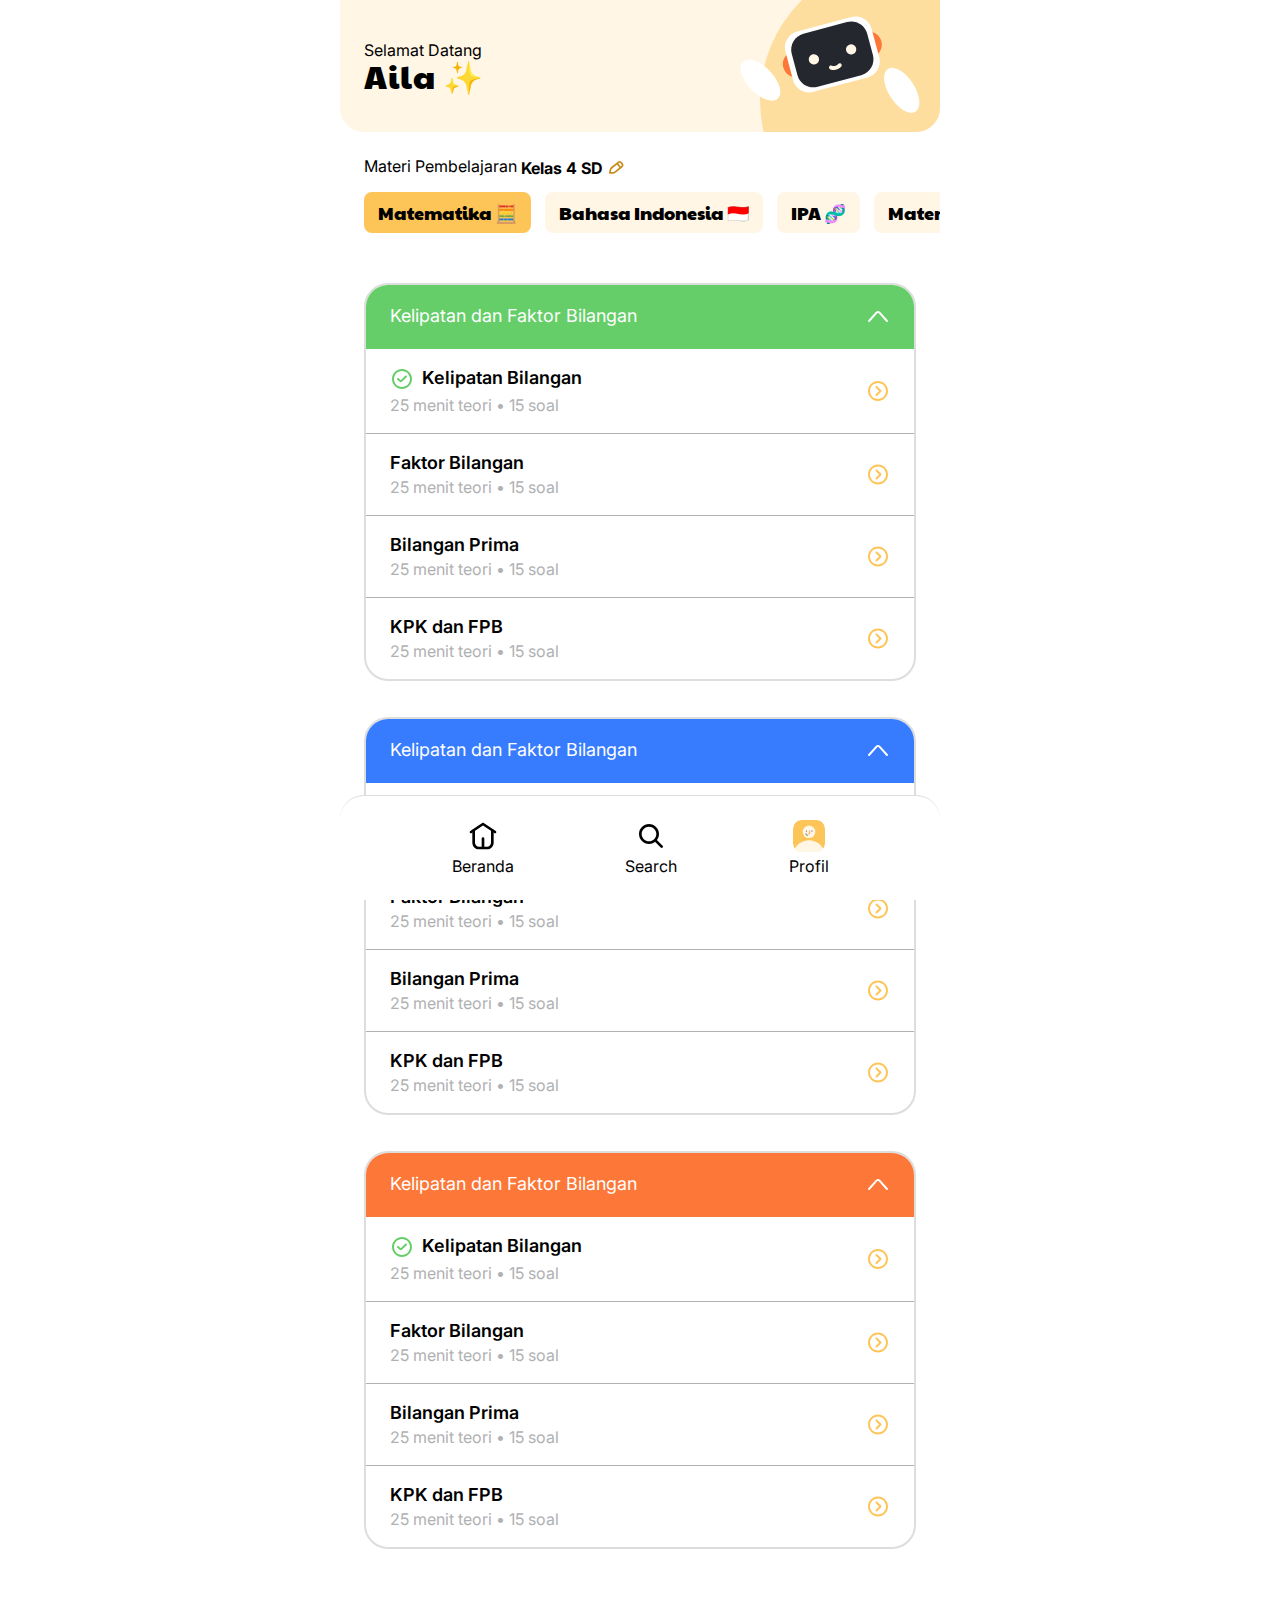
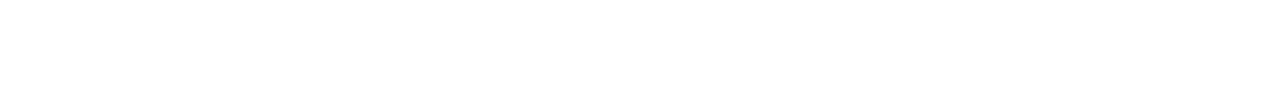
<file: index.html>
<!DOCTYPE html>
<html lang="en">
<head itemscope="">
    <meta charset="UTF-8">
    <meta http-equiv="X-UA-Compatible" content="IE=edge">
    <meta name="viewport" content="width=device-width, initial-scale=1.0">

    <link rel="icon" href="img/Logo.svg" sizes="any" type="image/svg+xml">
    <link rel="stylesheet" href="style.css">
    <link rel="canonical" href="https://www.papantulis.com/">
    
    <!-- Primary Meta Tags -->
    <title>Papan Tulis</title>
    <meta name="title" content="Papan Tulis - Belajar Lebih Mudah">
    <meta name="description" content="Mentor AI canggih yang selalu ada untuk membantu kamu menjadi pintar">

    <!-- Open Graph / Facebook -->
    <meta property="og:type" content="website">
    <meta property="og:url" content="https://papantulis.com/">
    <meta property="og:title" content="Papan Tulis - Belajar Lebih Mudah">
    <meta property="og:description" content="Mentor AI canggih yang selalu ada untuk membantu kamu menjadi pintar">
    <meta property="og:image:secure_url" content="https://papantulis.com/img/Coverimg.png">
    <meta property="og:image" content="https://papantulis.com/img/Coverimg.png">

    <!-- Twitter -->
    <meta property="twitter:card" content="summary_large_image">
    <meta property="twitter:url" content="https://papantulis.com/">
    <meta property="twitter:title" content="Hi, I'm Hafid Yusuf - Checkout My Portfolio">
    <meta property="twitter:description" content="A lot of my friend called me handsome, charming, and funny guy, but sometimes they also call me a Talented UI/UX Designer">
    <meta property="twitter:image:secure_url" content="https://papantulis.com/img/Coverimg.png">
    <meta property="twitter:image" content="https://papantulis.com/img/Coverimg.png">
</head>
<body class="container">
    <div class="header home-header">
        <div class="dashboard-circle"></div>
        <p>Selamat Datang</p>
        <h1>Aila ✨</h1>
        <img src="img/PaTu-waving.svg" class="dashboard-header-img">
    </div>
    <p>Materi Pembelajaran <span style="font-weight: bold; vertical-align: middle">Kelas 4 SD </span> <img style="vertical-align: middle;" src="img/edit.svg"></p>
    <div class="tabs">
        <div class="tab tab-active">Matematika 🧮</div>
        <div class="tab">Bahasa Indonesia 🇮🇩</div>
        <div class="tab">IPA 🧬</div>
        <div class="tab">Matematika 🧮</div>
        <div class="tab">Bahasa Indonesia 🇮🇩</div>
        <div class="tab">IPA 🧬</div>
    </div>
    <div class="topic-container">
        <div class="topic-header green-background"><p>Kelipatan dan Faktor Bilangan</p><img src="img/arrow.svg" alt="arrow"></div>
        <a href="topic.html">
            <div class="topic-list">
                <div class="topic-content">
                    <div class="topic-title"><img class="topic-check" src="img/check.svg" alt="check"> Kelipatan Bilangan</div>
                    <div class="topic-desc">25 menit teori • 15 soal</div>
                </div>
                <img src="img/arrow-circle.svg" alt="arrow">
            </div>
        </a>
        <a href="topic.html">
            <div class="topic-list">
                <div class="topic-content">
                    <div class="topic-title"><img class="topic-check invisible" src="img/check.svg" alt="check"> Faktor Bilangan</div>
                    <div class="topic-desc">25 menit teori • 15 soal</div>
                </div>
                <img src="img/arrow-circle.svg" alt="arrow">
            </div>
        </a>
        <a href="topic.html">
            <div class="topic-list">
                <div class="topic-content">
                    <div class="topic-title"><img class="topic-check invisible" src="img/check.svg" alt="check"> Bilangan Prima</div>
                    <div class="topic-desc">25 menit teori • 15 soal</div>
                </div>
                <img src="img/arrow-circle.svg" alt="arrow">
            </div>
        </a>
        <a href="topic.html">
            <div class="topic-list">
                <div class="topic-content">
                    <div class="topic-title"><img class="topic-check invisible" src="img/check.svg" alt="check"> KPK dan FPB</div>
                    <div class="topic-desc">25 menit teori • 15 soal</div>
                </div>
                <img src="img/arrow-circle.svg" alt="arrow">
            </div>
        </a>
    </div>
    <div class="topic-container">
        <div class="topic-header blue-background"><p>Kelipatan dan Faktor Bilangan</p><img src="img/arrow.svg" alt="arrow"></div>
        <a href="topic.html">
            <div class="topic-list">
                <div class="topic-content">
                    <div class="topic-title"><img class="topic-check" src="img/check.svg" alt="check"> Kelipatan Bilangan</div>
                    <div class="topic-desc">25 menit teori • 15 soal</div>
                </div>
                <img src="img/arrow-circle.svg" alt="arrow">
            </div>
        </a>
        <a href="topic.html">
            <div class="topic-list">
                <div class="topic-content">
                    <div class="topic-title"><img class="topic-check invisible" src="img/check.svg" alt="check"> Faktor Bilangan</div>
                    <div class="topic-desc">25 menit teori • 15 soal</div>
                </div>
                <img src="img/arrow-circle.svg" alt="arrow">
            </div>
        </a>
        <a href="topic.html">
            <div class="topic-list">
                <div class="topic-content">
                    <div class="topic-title"><img class="topic-check invisible" src="img/check.svg" alt="check"> Bilangan Prima</div>
                    <div class="topic-desc">25 menit teori • 15 soal</div>
                </div>
                <img src="img/arrow-circle.svg" alt="arrow">
            </div>
        </a>
        <a href="topic.html">
            <div class="topic-list">
                <div class="topic-content">
                    <div class="topic-title"><img class="topic-check invisible" src="img/check.svg" alt="check"> KPK dan FPB</div>
                    <div class="topic-desc">25 menit teori • 15 soal</div>
                </div>
                <img src="img/arrow-circle.svg" alt="arrow">
            </div>
        </a>
    </div>
    <div class="topic-container">
        <div class="topic-header red-background"><p>Kelipatan dan Faktor Bilangan</p><img src="img/arrow.svg" alt="arrow"></div>
        <a href="topic.html">
            <div class="topic-list">
                <div class="topic-content">
                    <div class="topic-title"><img class="topic-check" src="img/check.svg" alt="check"> Kelipatan Bilangan</div>
                    <div class="topic-desc">25 menit teori • 15 soal</div>
                </div>
                <img src="img/arrow-circle.svg" alt="arrow">
            </div>
        </a>
        <a href="topic.html">
            <div class="topic-list">
                <div class="topic-content">
                    <div class="topic-title"><img class="topic-check invisible" src="img/check.svg" alt="check"> Faktor Bilangan</div>
                    <div class="topic-desc">25 menit teori • 15 soal</div>
                </div>
                <img src="img/arrow-circle.svg" alt="arrow">
            </div>
        </a>
        <a href="topic.html">
            <div class="topic-list">
                <div class="topic-content">
                    <div class="topic-title"><img class="topic-check invisible" src="img/check.svg" alt="check"> Bilangan Prima</div>
                    <div class="topic-desc">25 menit teori • 15 soal</div>
                </div>
                <img src="img/arrow-circle.svg" alt="arrow">
            </div>
        </a>
        <a href="topic.html">
            <div class="topic-list">
                <div class="topic-content">
                    <div class="topic-title"><img class="topic-check invisible" src="img/check.svg" alt="check"> KPK dan FPB</div>
                    <div class="topic-desc">25 menit teori • 15 soal</div>
                </div>
                <img src="img/arrow-circle.svg" alt="arrow">
            </div>
        </a>
    </div>
    <div style="margin-bottom: 120px;"></div>
    <nav>
        <a href="index.html">
            <div class="nav-menu">
                <img src="img/home.svg">
                <p>Beranda</p>
            </div>
        </a>
        <a href="search.html">
            <div class="nav-menu">
                <img src="img/search.svg">
                <p>Search</p>
            </div>
        </a>
        <a href="profil.html">
            <div class="nav-menu">
                <img src="img/Photo-Default.svg">
                <p>Profil</p>
            </div>
        </a>
    </nav>
</body>
</html>
</file>
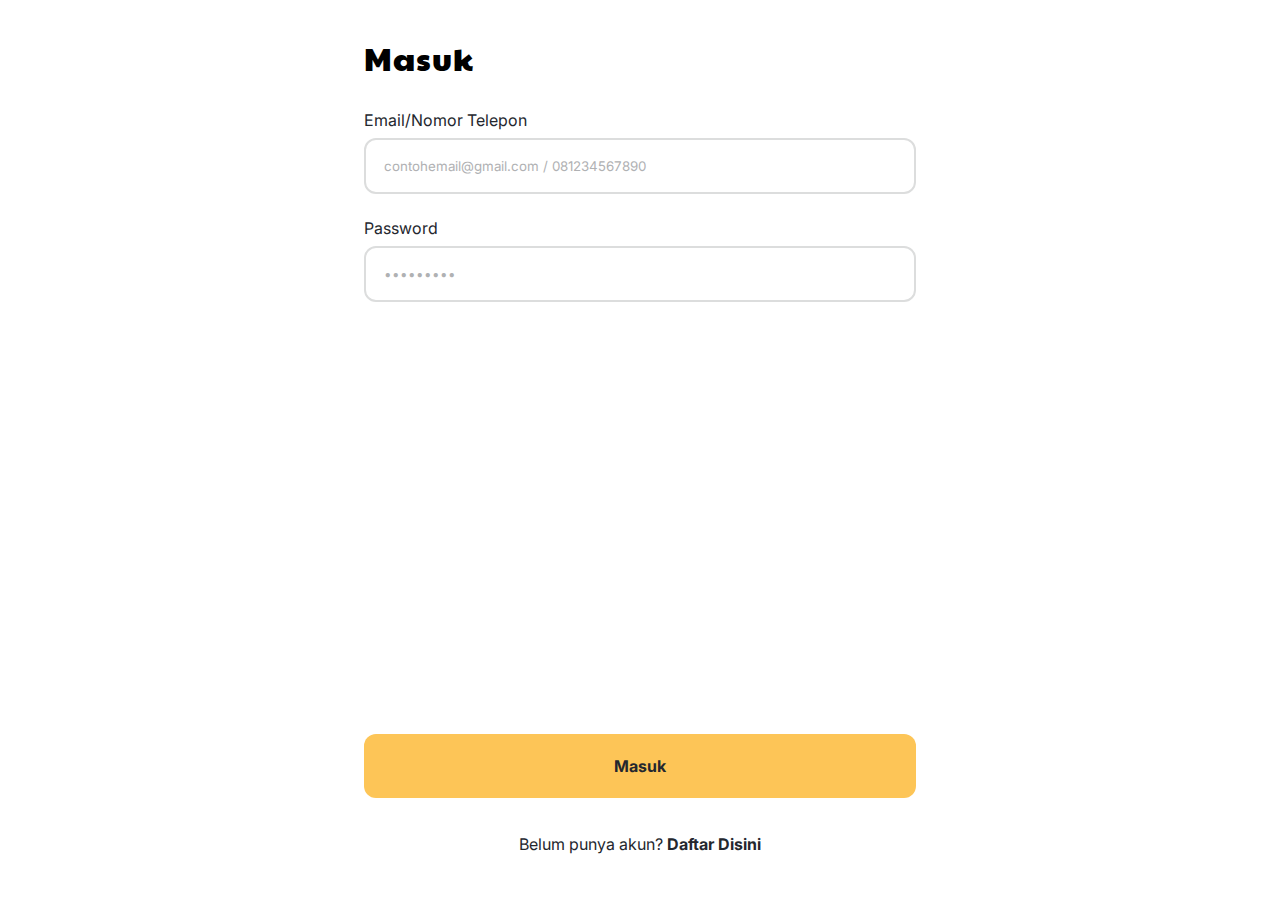
<file: login.html>
<!DOCTYPE html>
<html lang="en">
<head itemscope="">
    <meta charset="UTF-8">
    <meta http-equiv="X-UA-Compatible" content="IE=edge">
    <meta name="viewport" content="width=device-width, initial-scale=1.0">

    <title>Masuk | Papan Tulis</title>
    <link rel="icon" href="img/Patu-Head.svg" sizes="any" type="image/svg+xml">
    <link rel="stylesheet" href="style.css">
    <link rel="canonical" href="https://www.papantulis.com/">
</head>
<body class="container" id="register">
    <br/><h1>Masuk</h1><br/><br/>
    <form>
        <label for="emailandornumber">Email/Nomor Telepon</label>
        <input type="text" name="email" id="emailandornumber" autocomplete="on" placeholder="contohemail@gmail.com / 081234567890">
        <label for="password">Password</label>
        <input type="password" name="password" id="password" autocomplete="new-password" placeholder="•••••••••">
    </form>

    <div class="button-section">
        <a href="index.html">
            <div class="button button-fill">Masuk</div>
        </a>
        <div class="button"><span style="font-weight: normal; margin-right: 4px;">Belum punya akun? </span> <a href="register.html"> Daftar Disini</a></div>
    </div>
</body>
</html>
</file>
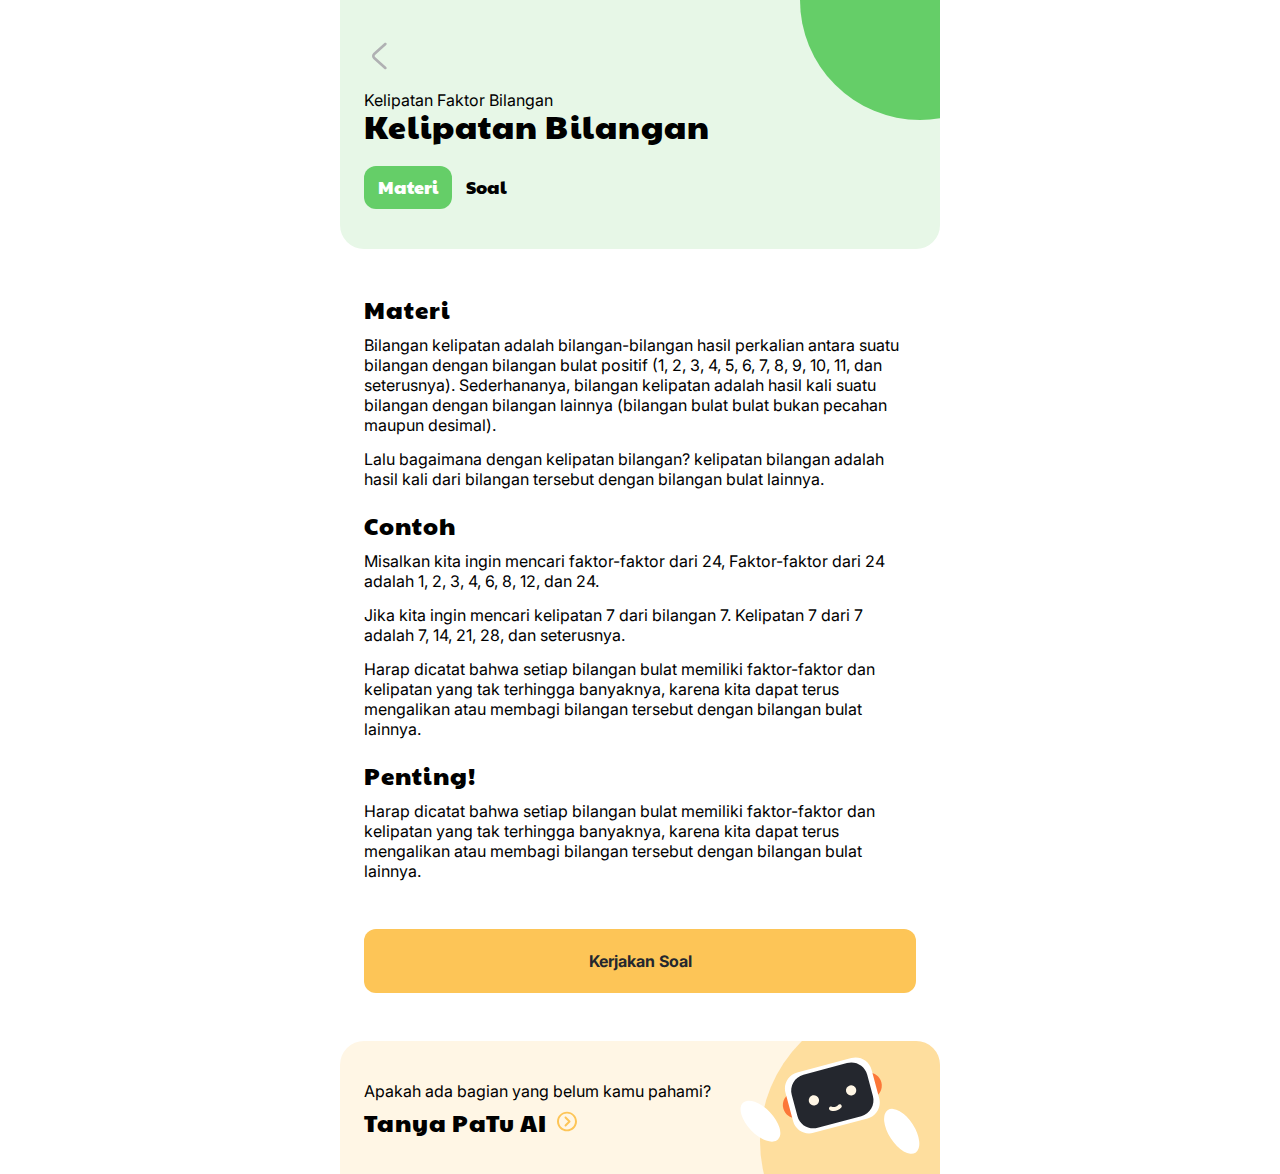
<file: material.html>
<!DOCTYPE html>
<html lang="en">
<head itemscope="">
    <meta charset="UTF-8">
    <meta http-equiv="X-UA-Compatible" content="IE=edge">
    <meta name="viewport" content="width=device-width, initial-scale=1.0">

    <title>Materi | Papan Tulis</title>
    <link rel="icon" href="img/Patu-Head.svg" sizes="any" type="image/svg+xml">
    <link rel="stylesheet" href="style.css">
    <link rel="canonical" href="https://www.papantulis.com/">
</head>
<body class="container" style="padding-bottom: 0px;">
    <div class="header material-header">
        <a href="javascript:history.back()"><img class="back-arrow" src="img/arrow-left.svg"></a>
        <div class="header-circle"></div>
        <p>Kelipatan Faktor Bilangan</p>
        <h1>Kelipatan Bilangan</h1>
        <div class="header-tabs">
            <a href="material.html"><div class="header-tab header-tab-active">Materi</div></a>
            <a href="test.html"><div class="header-tab">Soal</div></a>
        </div>
    </div>
    <div class="material-content">
        <div class="content">
            <h2>Materi</h2>
            <p>Bilangan kelipatan adalah bilangan-bilangan hasil perkalian antara suatu bilangan dengan bilangan bulat positif (1, 2, 3, 4, 5, 6, 7, 8, 9, 10, 11, dan seterusnya). Sederhananya, bilangan kelipatan adalah hasil kali suatu bilangan dengan bilangan lainnya (bilangan bulat bulat bukan pecahan maupun desimal).</p>
            <p>Lalu bagaimana dengan kelipatan bilangan? kelipatan bilangan adalah hasil kali dari bilangan tersebut dengan bilangan bulat lainnya.</p>
        </div>
        <div class="content">
            <h2>Contoh</h2>
            <p>Misalkan kita ingin mencari faktor-faktor dari 24, Faktor-faktor dari 24 adalah 1, 2, 3, 4, 6, 8, 12, dan 24.</p>
            <p>Jika kita ingin mencari kelipatan 7 dari bilangan 7. Kelipatan 7 dari 7 adalah 7, 14, 21, 28, dan seterusnya.</p>
            <p>Harap dicatat bahwa setiap bilangan bulat memiliki faktor-faktor dan kelipatan yang tak terhingga banyaknya, karena kita dapat terus mengalikan atau membagi bilangan tersebut dengan bilangan bulat lainnya.</p>
        </div>
            <div class="content">
            <h2>Penting!</h2>
            <p>Harap dicatat bahwa setiap bilangan bulat memiliki faktor-faktor dan kelipatan yang tak terhingga banyaknya, karena kita dapat terus mengalikan atau membagi bilangan tersebut dengan bilangan bulat lainnya.</p>
        </div>
    </div>
    <div class="button-section">
        <a href="test.html">
            <div class="button button-fill">Kerjakan Soal</div>
        </a>
    </div>
    <div class="material-ai-section">
        <div class="dashboard-circle"></div>
        <p>Apakah ada bagian yang belum kamu pahami?</p>
        <a href="#">
            <h3>Tanya PaTu AI <img src="img/arrow-circle.svg" alt="arrow"></h3>
        </a>
        <img src="img/PaTu-waving.svg" class="dashboard-header-img">
    </div>

    <script src="https://code.jquery.com/jquery-3.6.0.min.js" integrity="sha256-/xUj+3OJU5yExlq6GSYGSHk7tPXikynS7ogEvDej/m4=" crossorigin="anonymous"></script>
    <script type="module" src="js/app.js"></script>
</body>
</html>
</file>
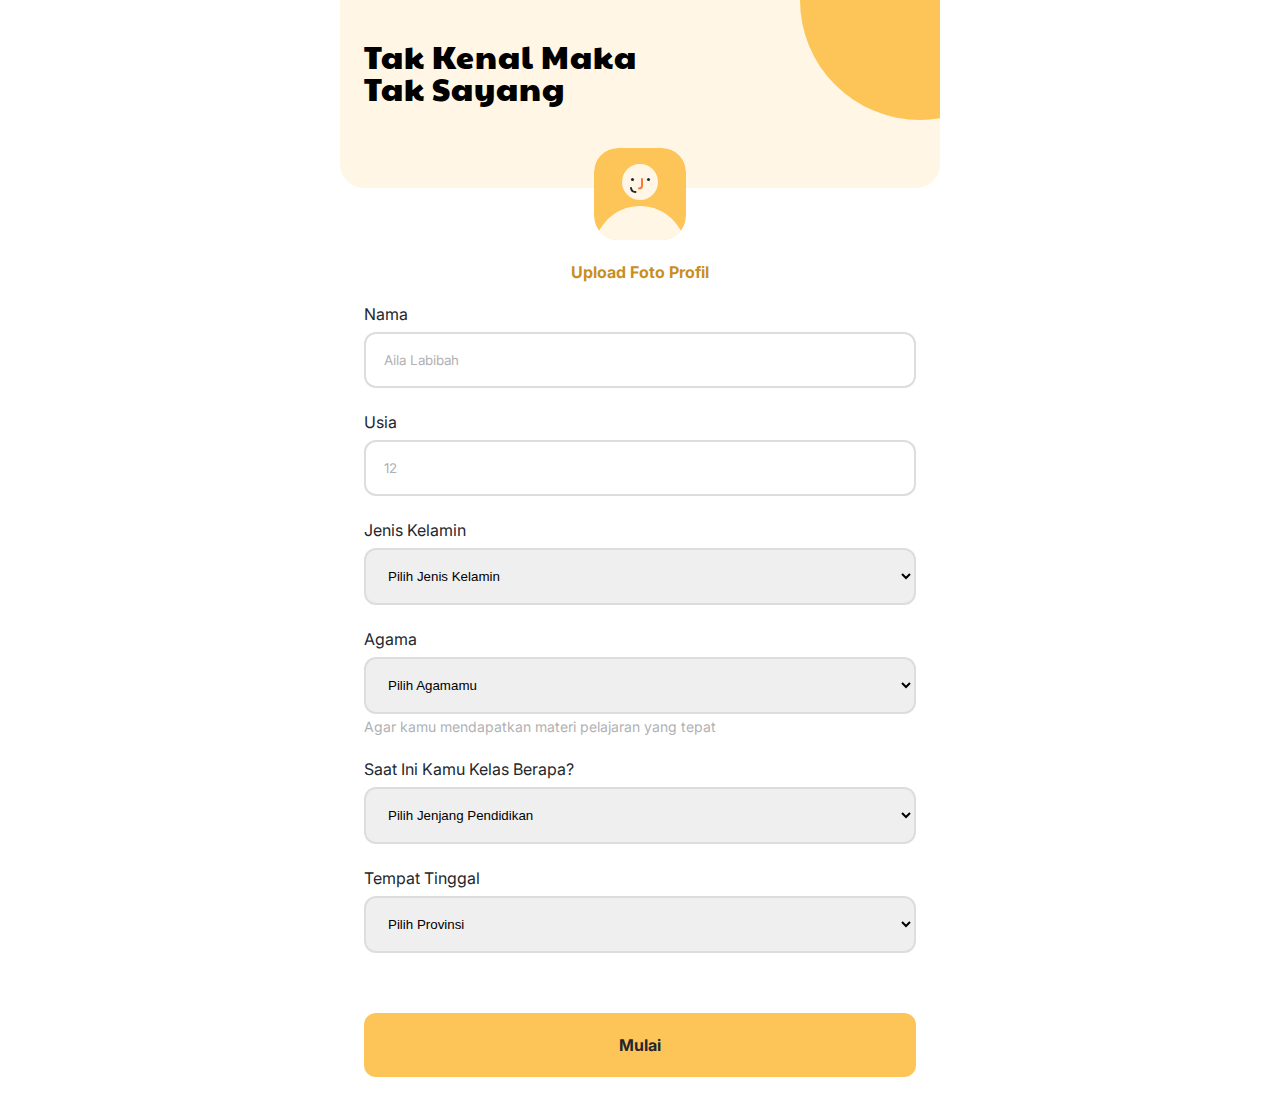
<file: profile.html>
<!DOCTYPE html>
<html lang="en">
<head itemscope="">
    <meta charset="UTF-8">
    <meta http-equiv="X-UA-Compatible" content="IE=edge">
    <meta name="viewport" content="width=device-width, initial-scale=1.0">

    <title>Data Diri | Papan Tulis</title>
    <link rel="icon" href="img/Patu-Head.svg" sizes="any" type="image/svg+xml">
    <link rel="stylesheet" href="style.css">
    <link rel="canonical" href="https://www.papantulis.com/">
</head>
<body class="container" id="profile">
    <div class="header profile-header">
        <div class="header-circle"></div>
        <h1>Tak Kenal Maka<br/>Tak Sayang</h1>
    </div>
    <form>
        <div class="profile-picture">
            <div class="picture-container">
                <img src="img/Photo-Default.svg" alt="profile-picture">
            </div>
            <a href="#">
                <div class="button">Upload Foto Profil</div>
            </a>
        </div>
        <label for="name">Nama</label>
        <input type="text" name="name" id="name" autocomplete="on" placeholder="Aila Labibah">
        <label for="age">Usia</label>
        <input type="number" name="age" id="age" autocomplete="on" placeholder="12">
        <label for="gender">Jenis Kelamin</label>
        <select id="gender" name="gender"> 
            <option value="" disabled selected>Pilih Jenis Kelamin</option>
            <option value="boy">Laki-laki</option>
            <option value="girl">Perempuan</option>
        </select>
        <label for="religion">Agama</label>
        <select id="religion" name="religion"> 
            <option value="" disabled selected>Pilih Agamamu</option>
            <option value="islam">Islam</option>
            <option value="christian">Kristen</option>
            <option value="catholic">Katolik</option>
            <option value="hindu">Hindu</option>
            <option value="buddha">Buddha</option>
            <option value="khonghucu">Khonghucu</option>
        </select>
        <div class="form-explanation">Agar kamu mendapatkan materi pelajaran yang tepat</div>
        <label for="grade">Saat Ini Kamu Kelas Berapa?</label>
        <select id="grade" name="grade"> 
            <option value="" disabled selected>Pilih Jenjang Pendidikan</option>
            <option value="sd1">SD - Kelas 1</option>
            <option value="sd2">SD - Kelas 2</option>
            <option value="sd3">SD - Kelas 3</option>
            <option value="sd4">SD - Kelas 4</option>
            <option value="sd5">SD - Kelas 5</option>
            <option value="sd6">SD - Kelas 6</option>
            <option value="smp1">SMP - Kelas 1</option>
            <option value="smp2">SMP - Kelas 2</option>
            <option value="smp3">SMP - Kelas 3</option>
            <option value="sma1">SMA/K - Kelas 1</option>
            <option value="sma2">SMA/K - Kelas 2</option>
            <option value="sma3">SMA/K - Kelas 3</option>
        </select>
        <label for="province">Tempat Tinggal</label>
        <select id="province" name="province"> 
            <option value="" disabled selected>Pilih Provinsi</option>
            <option value="aceh">Aceh</option>
            <option value="sumut">Sumatera Utara</option>
            <option value="sumbar">Sumatera Barat</option>
            <option value="sumsel">Sumatera Selatan</option>
            <option value="bengkulu">Bengkulu</option>
            <option value="riau">Riau</option>
            <option value="kepriau">Kepulauan Riau</option>
            <option value="jambi">Jambi</option>
            <option value="lampung">Lampung</option>
            <option value="bangka">Bangka Belitung</option>
            <option value="kalbar">Kalimantan Barat</option>
            <option value="kaltim">Kalimantan Timur</option>
            <option value="kalsel">Kalimantan Selatan</option>
            <option value="kalteng">Kalimantan Tengah</option>
            <option value="kalut">Kalimantan Utara</option>
            <option value="banten">Banten</option>
            <option value="jakarta">DKI Jakarta</option>
            <option value="jabar">Jawa Barat</option>
            <option value="jateng">Jawa Tengah</option>
            <option value="jatim">Jawa Timur</option>
            <option value="yogya">Yogyakarta</option>
            <option value="bali">Bali</option>
            <option value="ntt">NTT</option>
            <option value="ntb">NTB</option>
            <option value="gorontalo">Gorontalo</option>
            <option value="sulbar">Sulawesi Barat</option>
            <option value="sulteng">Sulawesi Tengah</option>
            <option value="sulut">Sulawesi Utara</option>
            <option value="sulteng">Sulawesi Tenggara</option>
            <option value="sulsel">Sulawesi Selatan</option>
            <option value="malut">Maluku Utara</option>
            <option value="maluku">Maluku</option>
            <option value="pabar">Papua Barat</option>
            <option value="papua">Papua</option>
            <option value="pateng">Papua Tengah</option>
            <option value="papeg">Papua Pegunungan</option>
            <option value="pasel">Papua Selatan</option>
            <option value="pabarda">Papua Barat Daya</option>
        </select>
    </form>
    <br/><br/>

    <div class="button-section">
        <a href="index.html">
            <div class="button button-fill">Mulai</div>
        </a>
    </div>

    <script src="https://code.jquery.com/jquery-3.6.0.min.js" integrity="sha256-/xUj+3OJU5yExlq6GSYGSHk7tPXikynS7ogEvDej/m4=" crossorigin="anonymous"></script>
    <script type="module" src="js/app.js"></script>
</body>
</html>
</file>
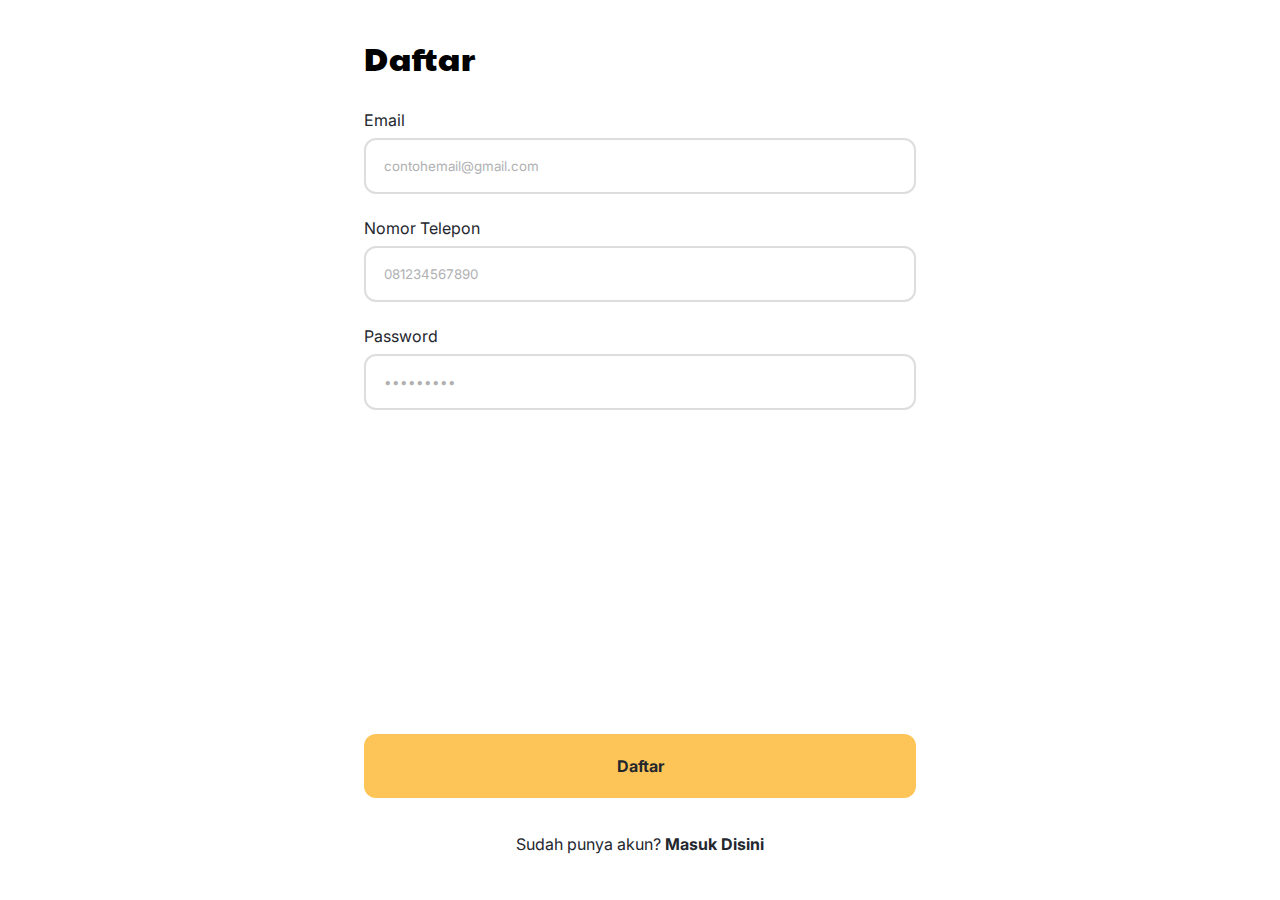
<file: register.html>
<!DOCTYPE html>
<html lang="en">
<head itemscope="">
    <meta charset="UTF-8">
    <meta http-equiv="X-UA-Compatible" content="IE=edge">
    <meta name="viewport" content="width=device-width, initial-scale=1.0">

    <title>Daftar | Papan Tulis</title>
    <link rel="icon" href="img/Patu-Head.svg" sizes="any" type="image/svg+xml">
    <link rel="stylesheet" href="style.css">
    <link rel="canonical" href="https://www.papantulis.com/">
</head>
<body class="container" id="register">
    <br/><h1>Daftar</h1><br/><br/>
    <form>
        <label for="email">Email</label>
        <input type="email" name="email" id="email" autocomplete="on" placeholder="contohemail@gmail.com">
        <label for="phone">Nomor Telepon</label>
        <input type="number" name="phone" id="phone" autocomplete="on" placeholder="081234567890">
        <label for="password">Password</label>
        <input type="password" name="password" id="password" autocomplete="new-password" placeholder="•••••••••">
    </form>

    <div class="button-section">
        <a href="profile.html">
            <div class="button button-fill">Daftar</div>
        </a>
        <div class="button"><span style="font-weight: normal; margin-right: 4px;">Sudah punya akun? </span> <a href="login.html"> Masuk Disini</a></div>
    </div>
</body>
</html>
</file>
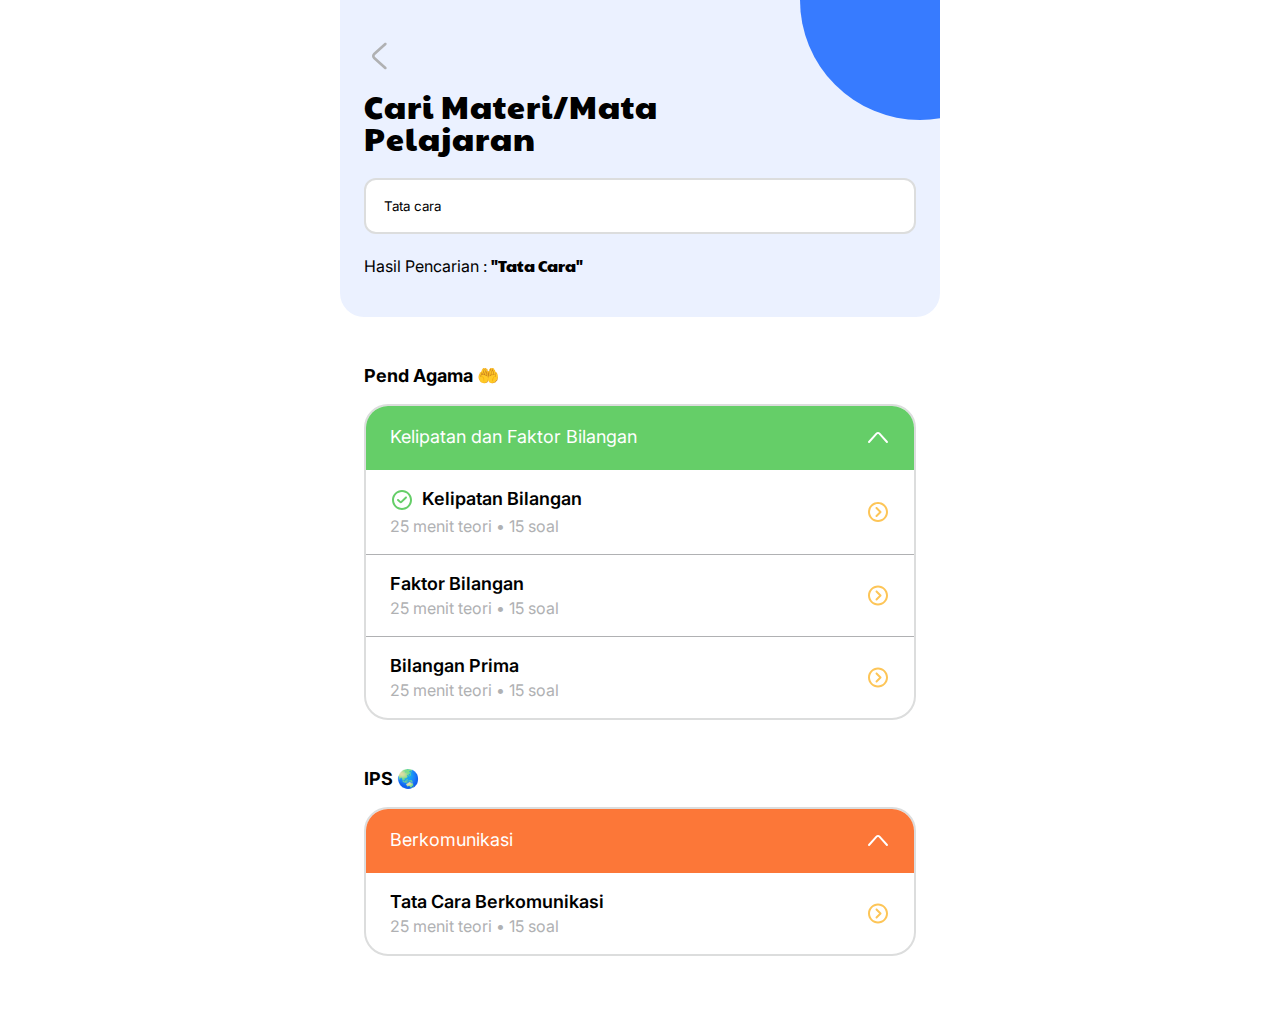
<file: search-result.html>
<!DOCTYPE html>
<html lang="en">
<head itemscope="">

    <meta charset="UTF-8">
    <meta http-equiv="X-UA-Compatible" content="IE=edge">
    <meta name="viewport" content="width=device-width, initial-scale=1.0">

    <title>Tata cara | Papan Tulis</title>
    <link rel="icon" href="img/Patu-Head.svg" sizes="any" type="image/svg+xml">
    <link rel="stylesheet" href="style.css">
    <link rel="canonical" href="https://www.papantulis.com/">

</head>
<body class="container">
    <div class="header search-header">
        <a href="javascript:history.back()"><img class="back-arrow" src="img/arrow-left.svg"></a>
        <h1>Cari Materi/Mata<br/>Pelajaran</h1>
        <div class="header-circle"></div>
        <input class="search-input" type="text" value="Tata cara"><br/><br/>
        <p>Hasil Pencarian : <span class="paytone">"Tata Cara"</span></p>
        </a>
    </div>
    <div class="search-result">
        <p class="search-result-category">Pend Agama 🤲</p>
        <div class="topic-container">
            <div class="topic-header green-background"><p>Kelipatan dan Faktor Bilangan</p><img src="img/arrow.svg" alt="arrow"></div>
            <a href="topic.html">
                <div class="topic-list">
                    <div class="topic-content">
                        <div class="topic-title"><img class="topic-check" src="img/check.svg" alt="check"> Kelipatan Bilangan</div>
                        <div class="topic-desc">25 menit teori • 15 soal</div>
                    </div>
                    <img src="img/arrow-circle.svg" alt="arrow">
                </div>
            </a>
            <a href="topic.html">
                <div class="topic-list">
                    <div class="topic-content">
                        <div class="topic-title"><img class="topic-check invisible" src="img/check.svg" alt="check"> Faktor Bilangan</div>
                        <div class="topic-desc">25 menit teori • 15 soal</div>
                    </div>
                    <img src="img/arrow-circle.svg" alt="arrow">
                </div>
            </a>
            <a href="topic.html">
                <div class="topic-list">
                    <div class="topic-content">
                        <div class="topic-title"><img class="topic-check invisible" src="img/check.svg" alt="check"> Bilangan Prima</div>
                        <div class="topic-desc">25 menit teori • 15 soal</div>
                    </div>
                    <img src="img/arrow-circle.svg" alt="arrow">
                </div>
            </a>
        </div>
        <p class="search-result-category">IPS 🌏</p>
        <div class="topic-container">
            <div class="topic-header red-background"><p>Berkomunikasi</p><img src="img/arrow.svg" alt="arrow"></div>
            <a href="topic.html">
                <div class="topic-list">
                    <div class="topic-content">
                        <div class="topic-title"><img class="topic-check invisible" src="img/check.svg" alt="check"> Tata Cara Berkomunikasi</div>
                        <div class="topic-desc">25 menit teori • 15 soal</div>
                    </div>
                    <img src="img/arrow-circle.svg" alt="arrow">
                </div>
            </a>
        </div>
    </div>

    <script src="https://code.jquery.com/jquery-3.6.0.min.js" integrity="sha256-/xUj+3OJU5yExlq6GSYGSHk7tPXikynS7ogEvDej/m4=" crossorigin="anonymous"></script>
    <script type="module" src="js/app.js"></script>
</body>
</html>
</file>
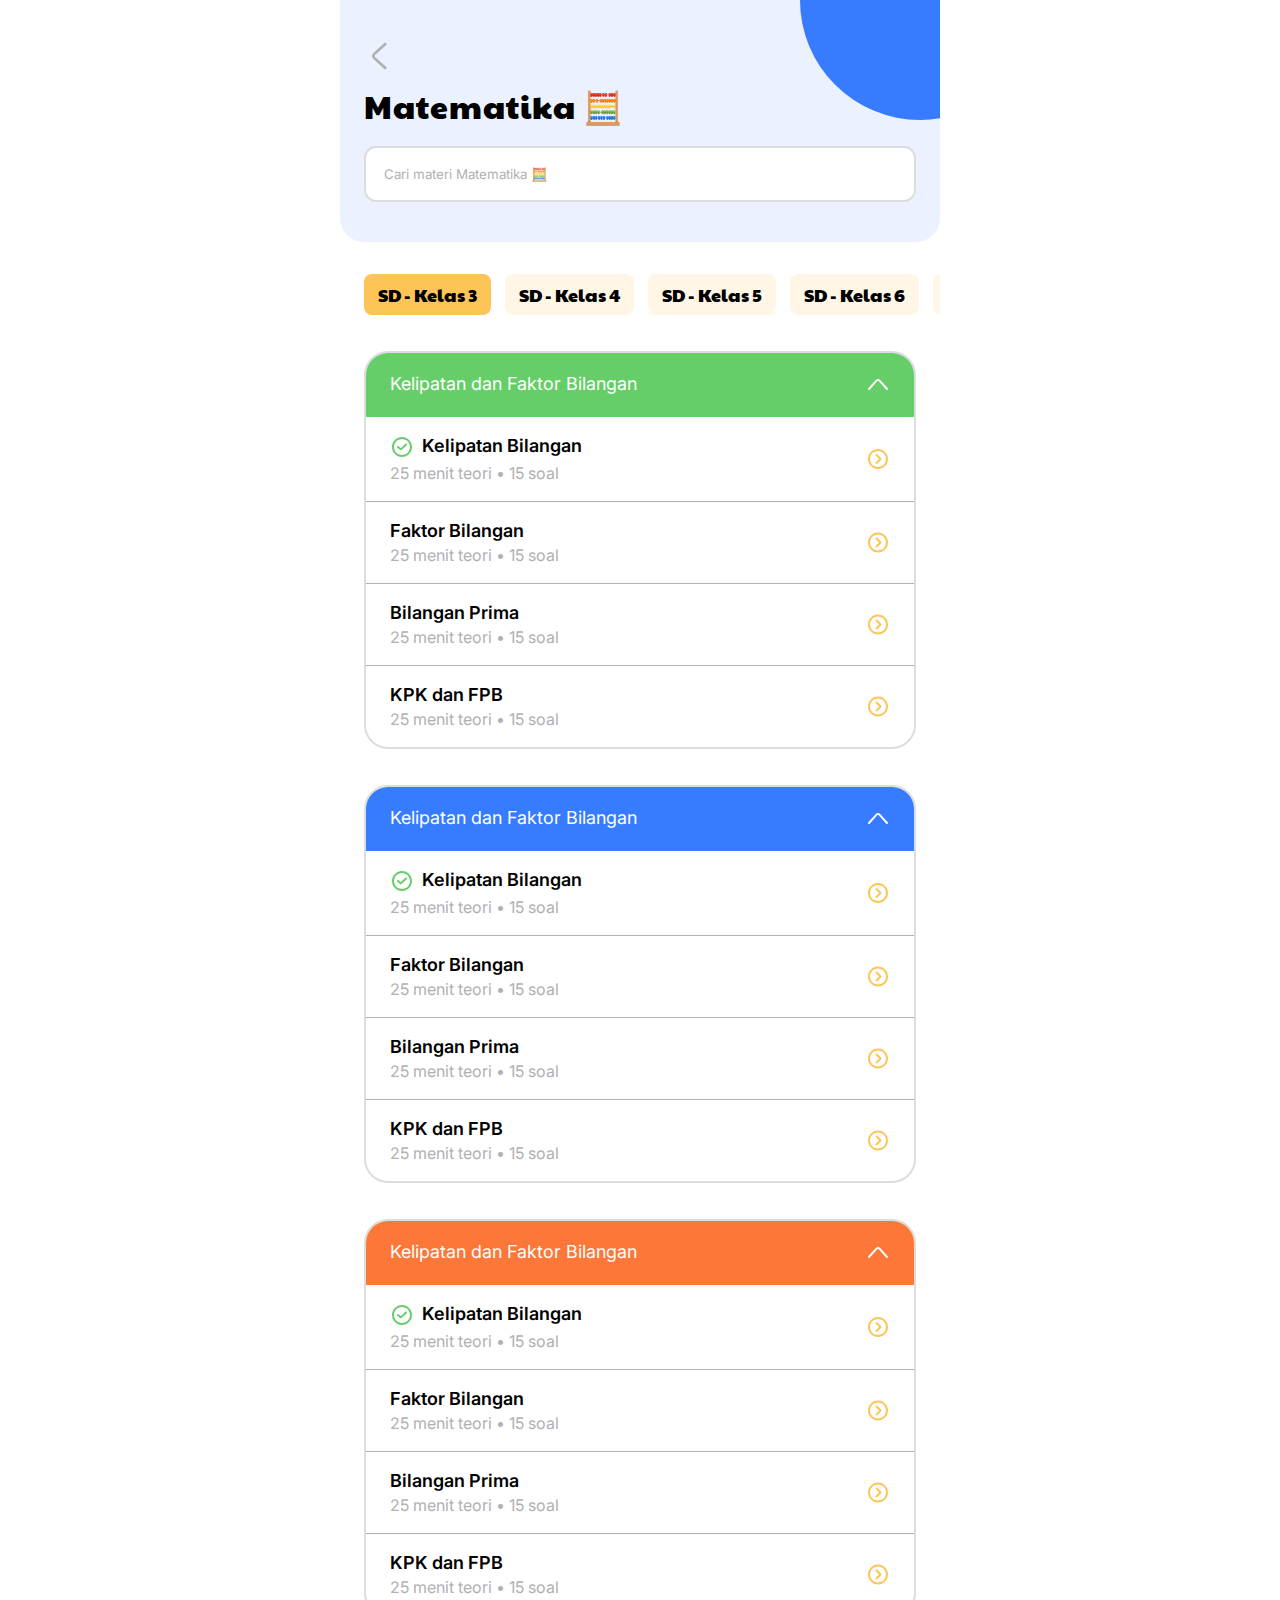
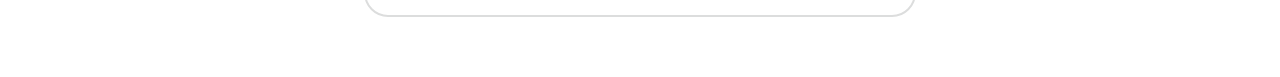
<file: search-subject.html>
<!DOCTYPE html>
<html lang="en">
<head itemscope="">

    <meta charset="UTF-8">
    <meta http-equiv="X-UA-Compatible" content="IE=edge">
    <meta name="viewport" content="width=device-width, initial-scale=1.0">

    <title>Matematika 🧮 | Papan Tulis</title>
    <link rel="icon" href="img/Patu-Head.svg" sizes="any" type="image/svg+xml">
    <link rel="stylesheet" href="style.css">
    <link rel="canonical" href="https://www.papantulis.com/">

</head>
<body class="container">
    <div class="header search-header">
        <img class="back-arrow" src="img/arrow-left.svg">
        <h1>Matematika 🧮</h1>
        <div class="header-circle"></div>
        <input class="search-input" type="text" placeholder="Cari materi Matematika 🧮">
        </a>
    </div>
    <div class="tabs" style="margin-bottom: -14px; margin-top: 32px;">
        <div class="tab tab-active">SD - Kelas 3</div>
        <div class="tab">SD - Kelas 4</div>
        <div class="tab">SD - Kelas 5</div>
        <div class="tab">SD - Kelas 6</div>
        <div class="tab">SD - Kelas 7</div>
        <div class="tab">SD - Kelas 8</div>
    </div>
    <div class="topic-container">
        <div class="topic-header green-background"><p>Kelipatan dan Faktor Bilangan</p><img src="img/arrow.svg" alt="arrow"></div>
        <a href="topic.html">
            <div class="topic-list">
                <div class="topic-content">
                    <div class="topic-title"><img class="topic-check" src="img/check.svg" alt="check"> Kelipatan Bilangan</div>
                    <div class="topic-desc">25 menit teori • 15 soal</div>
                </div>
                <img src="img/arrow-circle.svg" alt="arrow">
            </div>
        </a>
        <a href="topic.html">
            <div class="topic-list">
                <div class="topic-content">
                    <div class="topic-title"><img class="topic-check invisible" src="img/check.svg" alt="check"> Faktor Bilangan</div>
                    <div class="topic-desc">25 menit teori • 15 soal</div>
                </div>
                <img src="img/arrow-circle.svg" alt="arrow">
            </div>
        </a>
        <a href="topic.html">
            <div class="topic-list">
                <div class="topic-content">
                    <div class="topic-title"><img class="topic-check invisible" src="img/check.svg" alt="check"> Bilangan Prima</div>
                    <div class="topic-desc">25 menit teori • 15 soal</div>
                </div>
                <img src="img/arrow-circle.svg" alt="arrow">
            </div>
        </a>
        <a href="topic.html">
            <div class="topic-list">
                <div class="topic-content">
                    <div class="topic-title"><img class="topic-check invisible" src="img/check.svg" alt="check"> KPK dan FPB</div>
                    <div class="topic-desc">25 menit teori • 15 soal</div>
                </div>
                <img src="img/arrow-circle.svg" alt="arrow">
            </div>
        </a>
    </div>
    <div class="topic-container">
        <div class="topic-header blue-background"><p>Kelipatan dan Faktor Bilangan</p><img src="img/arrow.svg" alt="arrow"></div>
        <a href="topic.html">
            <div class="topic-list">
                <div class="topic-content">
                    <div class="topic-title"><img class="topic-check" src="img/check.svg" alt="check"> Kelipatan Bilangan</div>
                    <div class="topic-desc">25 menit teori • 15 soal</div>
                </div>
                <img src="img/arrow-circle.svg" alt="arrow">
            </div>
        </a>
        <a href="topic.html">
            <div class="topic-list">
                <div class="topic-content">
                    <div class="topic-title"><img class="topic-check invisible" src="img/check.svg" alt="check"> Faktor Bilangan</div>
                    <div class="topic-desc">25 menit teori • 15 soal</div>
                </div>
                <img src="img/arrow-circle.svg" alt="arrow">
            </div>
        </a>
        <a href="topic.html">
            <div class="topic-list">
                <div class="topic-content">
                    <div class="topic-title"><img class="topic-check invisible" src="img/check.svg" alt="check"> Bilangan Prima</div>
                    <div class="topic-desc">25 menit teori • 15 soal</div>
                </div>
                <img src="img/arrow-circle.svg" alt="arrow">
            </div>
        </a>
        <a href="topic.html">
            <div class="topic-list">
                <div class="topic-content">
                    <div class="topic-title"><img class="topic-check invisible" src="img/check.svg" alt="check"> KPK dan FPB</div>
                    <div class="topic-desc">25 menit teori • 15 soal</div>
                </div>
                <img src="img/arrow-circle.svg" alt="arrow">
            </div>
        </a>
    </div>
    <div class="topic-container">
        <div class="topic-header red-background"><p>Kelipatan dan Faktor Bilangan</p><img src="img/arrow.svg" alt="arrow"></div>
        <a href="topic.html">
            <div class="topic-list">
                <div class="topic-content">
                    <div class="topic-title"><img class="topic-check" src="img/check.svg" alt="check"> Kelipatan Bilangan</div>
                    <div class="topic-desc">25 menit teori • 15 soal</div>
                </div>
                <img src="img/arrow-circle.svg" alt="arrow">
            </div>
        </a>
        <a href="topic.html">
            <div class="topic-list">
                <div class="topic-content">
                    <div class="topic-title"><img class="topic-check invisible" src="img/check.svg" alt="check"> Faktor Bilangan</div>
                    <div class="topic-desc">25 menit teori • 15 soal</div>
                </div>
                <img src="img/arrow-circle.svg" alt="arrow">
            </div>
        </a>
        <a href="topic.html">
            <div class="topic-list">
                <div class="topic-content">
                    <div class="topic-title"><img class="topic-check invisible" src="img/check.svg" alt="check"> Bilangan Prima</div>
                    <div class="topic-desc">25 menit teori • 15 soal</div>
                </div>
                <img src="img/arrow-circle.svg" alt="arrow">
            </div>
        </a>
        <a href="topic.html">
            <div class="topic-list">
                <div class="topic-content">
                    <div class="topic-title"><img class="topic-check invisible" src="img/check.svg" alt="check"> KPK dan FPB</div>
                    <div class="topic-desc">25 menit teori • 15 soal</div>
                </div>
                <img src="img/arrow-circle.svg" alt="arrow">
            </div>
        </a>
    </div>
</body>
</html>
</file>
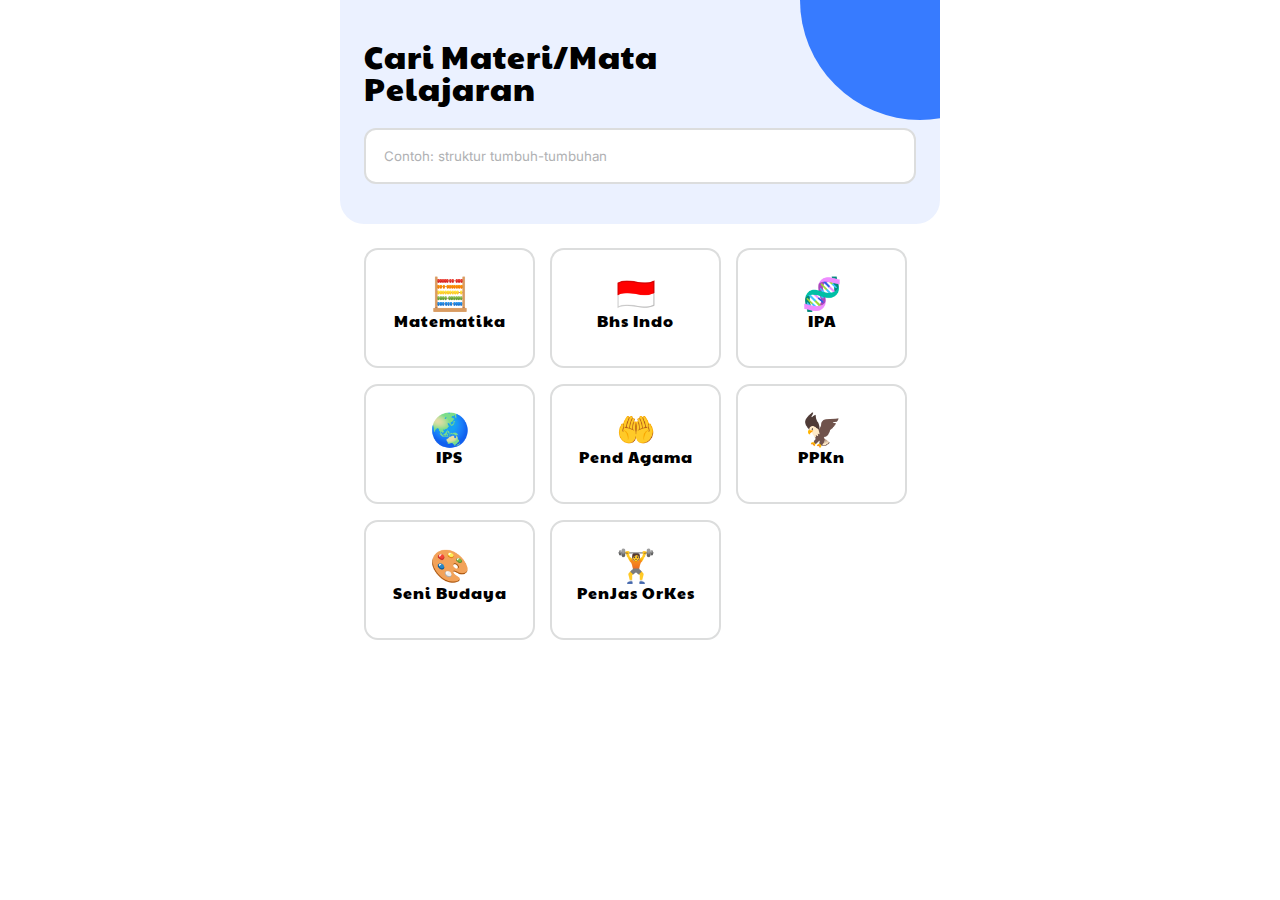
<file: search.html>
<!DOCTYPE html>
<html lang="en">
<head itemscope="">

    <meta charset="UTF-8">
    <meta http-equiv="X-UA-Compatible" content="IE=edge">
    <meta name="viewport" content="width=device-width, initial-scale=1.0">

    <title>Search | Papan Tulis</title>
    <link rel="icon" href="img/Patu-Head.svg" sizes="any" type="image/svg+xml">
    <link rel="stylesheet" href="style.css">
    <link rel="canonical" href="https://www.papantulis.com/">

</head>
<body class="container">
    <div class="header search-header">
        <div class="header-circle"></div>
        <h1>Cari Materi/Mata<br/>Pelajaran</h1>
        <input class="search-input" type="text" placeholder="Contoh: struktur tumbuh-tumbuhan">
    </div>
    <div class="subject-category">
        <a href="subject.html">
            <div class="subject">
                <div class="subject-icon">🧮</div>
                <h3>Matematika</h3>
            </div>
        </a>
        <a href="subject.html">
            <div class="subject">
                <div class="subject-icon">🇮🇩</div>
                <h3>Bhs Indo</h3>
            </div>
        </a>
        <a href="subject.html">
            <div class="subject">
                <div class="subject-icon">🧬</div>
                <h3>IPA</h3>
            </div>
        </a>
        <a href="subject.html">
            <div class="subject">
                <div class="subject-icon">🌏</div>
                <h3>IPS</h3>
            </div>
        </a>
        <a href="subject.html">
            <div class="subject">
                <div class="subject-icon">🤲</div>
                <h3>Pend Agama</h3>
            </div>
        </a>
        <a href="subject.html">
            <div class="subject">
                <div class="subject-icon">🦅</div>
                <h3>PPKn</h3>
            </div>
        </a>
        <a href="subject.html">
            <div class="subject">
                <div class="subject-icon">🎨</div>
                <h3>Seni Budaya</h3>
            </div>
        </a>
        <a href="subject.html">
            <div class="subject">
                <div class="subject-icon">🏋️</div>
                <h3>PenJas OrKes</h3>
            </div>
        </a>
    </div>

    <script src="https://code.jquery.com/jquery-3.6.0.min.js" integrity="sha256-/xUj+3OJU5yExlq6GSYGSHk7tPXikynS7ogEvDej/m4=" crossorigin="anonymous"></script>
    <script type="module" src="js/app.js"></script>
</body>
</html>
</file>
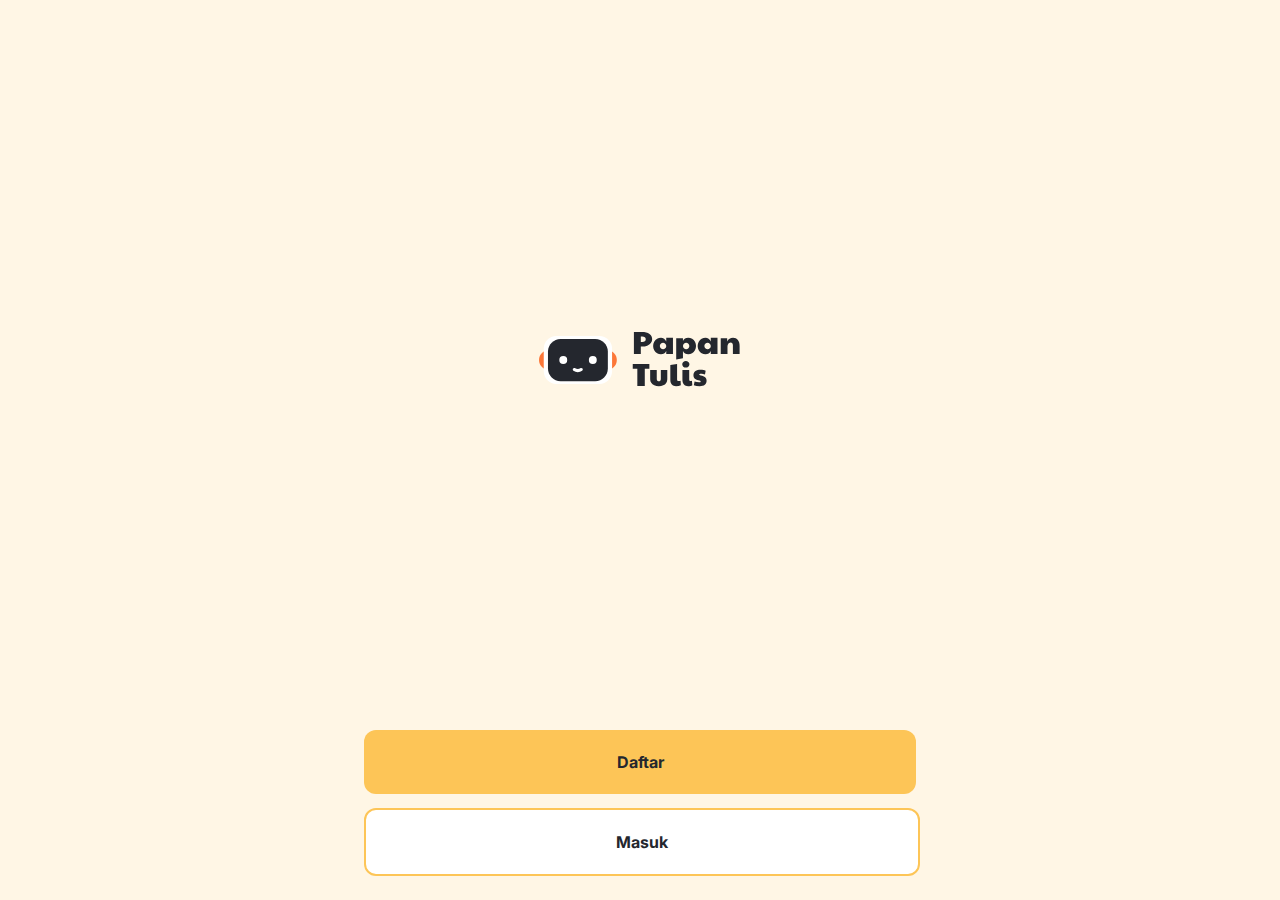
<file: Splash Screen.html>
<!DOCTYPE html>
<html lang="en">
<head itemscope="">
    <meta charset="UTF-8">
    <meta http-equiv="X-UA-Compatible" content="IE=edge">
    <meta name="viewport" content="width=device-width, initial-scale=1.0">

    <link rel="icon" href="img/Patu-Head.svg" sizes="any" type="image/svg+xml">
    <link rel="stylesheet" href="style.css">
    <link rel="canonical" href="https://www.papantulis.com/">
</head>
<body class="container" id="splash-screen">
    <div class="centering-logo">
        <img src="img/Logo-Full.svg">
    </div>
    <div class="button-section">
        <a href="register.html">
            <div class="button button-fill">Daftar</div>
        </a>
        <a href="login.html">
            <div class="button button-outline">Masuk</div>
        </a>
    </div>
</body>
</html>
</file>
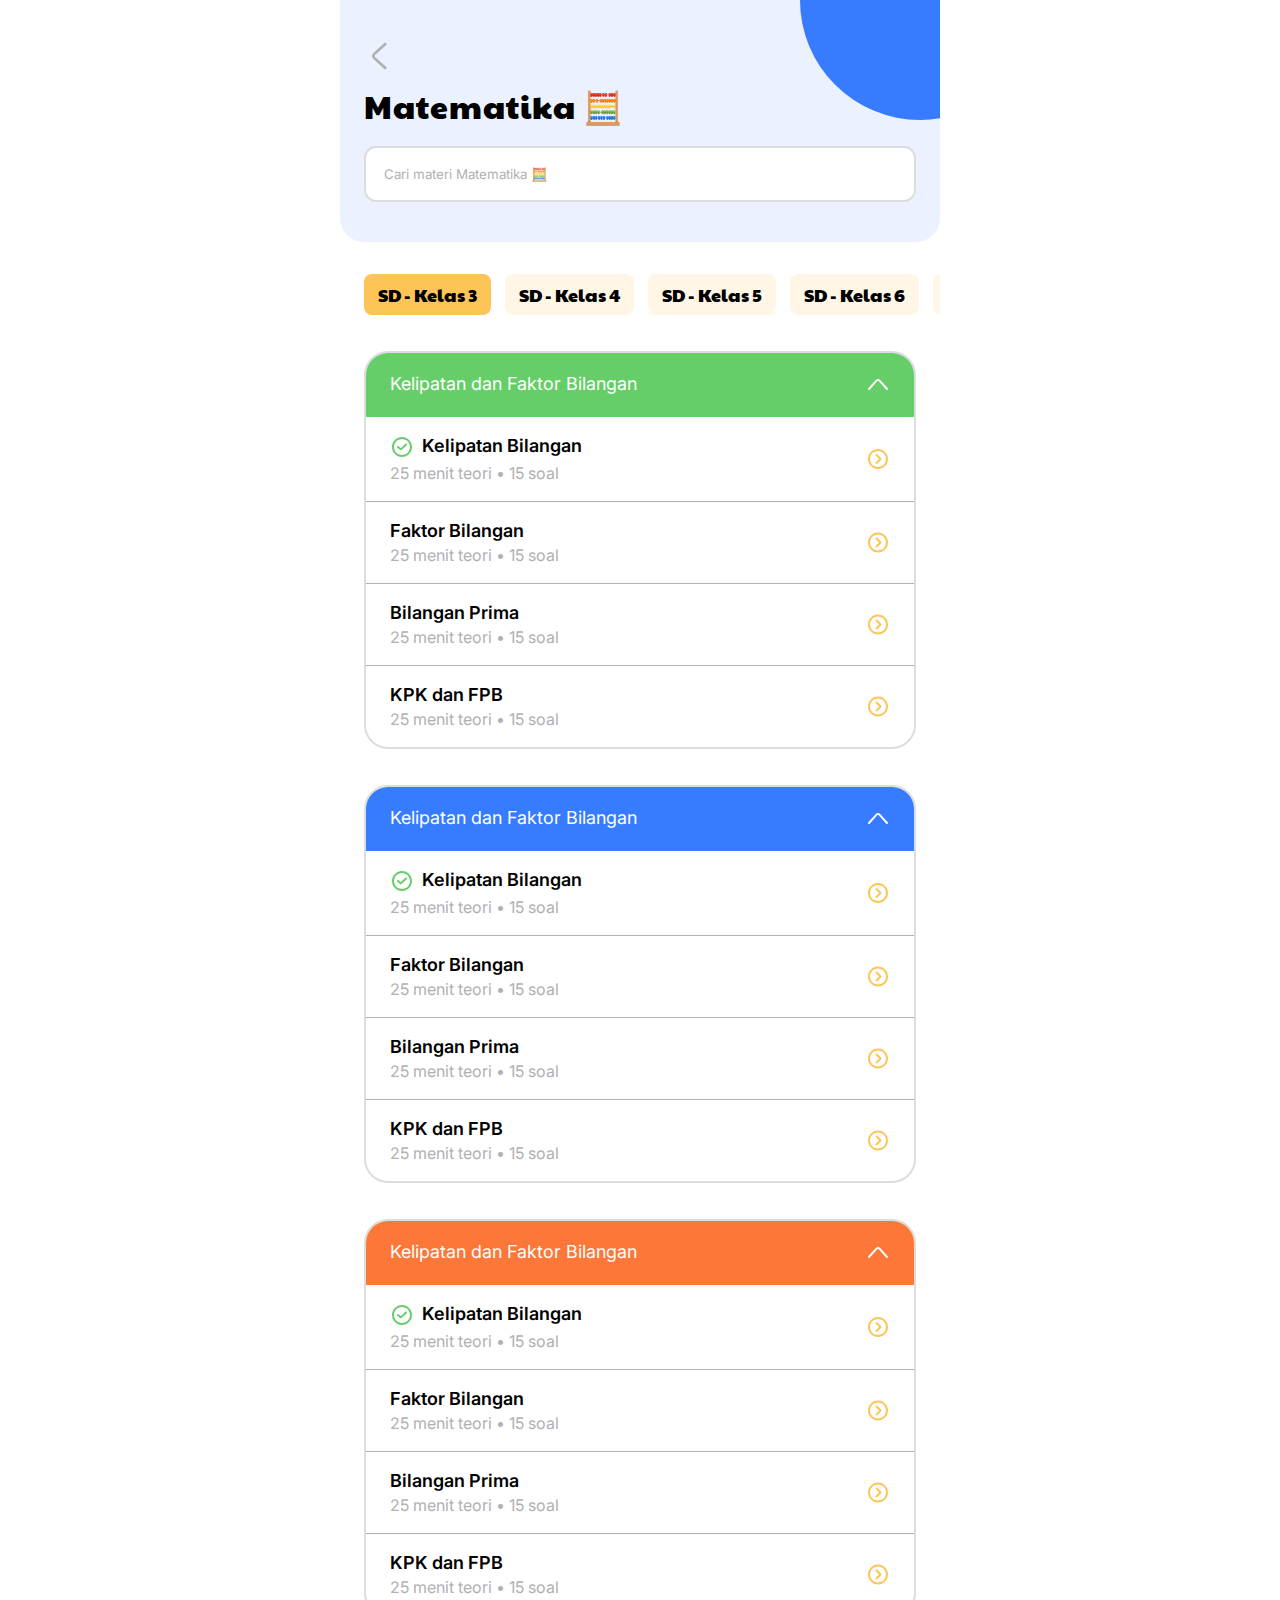
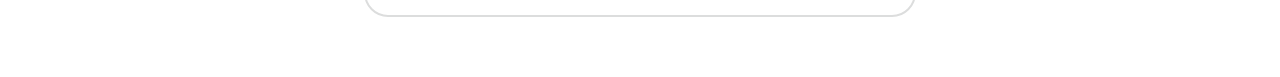
<file: subject.html>
<!DOCTYPE html>
<html lang="en">
<head itemscope="">

    <meta charset="UTF-8">
    <meta http-equiv="X-UA-Compatible" content="IE=edge">
    <meta name="viewport" content="width=device-width, initial-scale=1.0">

    <title>Matematika 🧮 | Papan Tulis</title>
    <link rel="icon" href="img/Patu-Head.svg" sizes="any" type="image/svg+xml">
    <link rel="stylesheet" href="style.css">
    <link rel="canonical" href="https://www.papantulis.com/">

</head>
<body class="container">
    <div class="header search-header">
        <a href="javascript:history.back()"><img class="back-arrow" src="img/arrow-left.svg"></a>
        <h1>Matematika 🧮</h1>
        <div class="header-circle"></div>
        <input class="search-input" type="text" placeholder="Cari materi Matematika 🧮">
        </a>
    </div>
    <div class="tabs" style="margin-bottom: -14px; margin-top: 32px;">
        <div class="tab tab-active">SD - Kelas 3</div>
        <div class="tab">SD - Kelas 4</div>
        <div class="tab">SD - Kelas 5</div>
        <div class="tab">SD - Kelas 6</div>
        <div class="tab">SD - Kelas 7</div>
        <div class="tab">SD - Kelas 8</div>
    </div>
    <div class="topic-container">
        <div class="topic-header green-background"><p>Kelipatan dan Faktor Bilangan</p><img src="img/arrow.svg" alt="arrow"></div>
        <a href="topic.html">
            <div class="topic-list">
                <div class="topic-content">
                    <div class="topic-title"><img class="topic-check" src="img/check.svg" alt="check"> Kelipatan Bilangan</div>
                    <div class="topic-desc">25 menit teori • 15 soal</div>
                </div>
                <img src="img/arrow-circle.svg" alt="arrow">
            </div>
        </a>
        <a href="topic.html">
            <div class="topic-list">
                <div class="topic-content">
                    <div class="topic-title"><img class="topic-check invisible" src="img/check.svg" alt="check"> Faktor Bilangan</div>
                    <div class="topic-desc">25 menit teori • 15 soal</div>
                </div>
                <img src="img/arrow-circle.svg" alt="arrow">
            </div>
        </a>
        <a href="topic.html">
            <div class="topic-list">
                <div class="topic-content">
                    <div class="topic-title"><img class="topic-check invisible" src="img/check.svg" alt="check"> Bilangan Prima</div>
                    <div class="topic-desc">25 menit teori • 15 soal</div>
                </div>
                <img src="img/arrow-circle.svg" alt="arrow">
            </div>
        </a>
        <a href="topic.html">
            <div class="topic-list">
                <div class="topic-content">
                    <div class="topic-title"><img class="topic-check invisible" src="img/check.svg" alt="check"> KPK dan FPB</div>
                    <div class="topic-desc">25 menit teori • 15 soal</div>
                </div>
                <img src="img/arrow-circle.svg" alt="arrow">
            </div>
        </a>
    </div>
    <div class="topic-container">
        <div class="topic-header blue-background"><p>Kelipatan dan Faktor Bilangan</p><img src="img/arrow.svg" alt="arrow"></div>
        <a href="topic.html">
            <div class="topic-list">
                <div class="topic-content">
                    <div class="topic-title"><img class="topic-check" src="img/check.svg" alt="check"> Kelipatan Bilangan</div>
                    <div class="topic-desc">25 menit teori • 15 soal</div>
                </div>
                <img src="img/arrow-circle.svg" alt="arrow">
            </div>
        </a>
        <a href="topic.html">
            <div class="topic-list">
                <div class="topic-content">
                    <div class="topic-title"><img class="topic-check invisible" src="img/check.svg" alt="check"> Faktor Bilangan</div>
                    <div class="topic-desc">25 menit teori • 15 soal</div>
                </div>
                <img src="img/arrow-circle.svg" alt="arrow">
            </div>
        </a>
        <a href="topic.html">
            <div class="topic-list">
                <div class="topic-content">
                    <div class="topic-title"><img class="topic-check invisible" src="img/check.svg" alt="check"> Bilangan Prima</div>
                    <div class="topic-desc">25 menit teori • 15 soal</div>
                </div>
                <img src="img/arrow-circle.svg" alt="arrow">
            </div>
        </a>
        <a href="topic.html">
            <div class="topic-list">
                <div class="topic-content">
                    <div class="topic-title"><img class="topic-check invisible" src="img/check.svg" alt="check"> KPK dan FPB</div>
                    <div class="topic-desc">25 menit teori • 15 soal</div>
                </div>
                <img src="img/arrow-circle.svg" alt="arrow">
            </div>
        </a>
    </div>
    <div class="topic-container">
        <div class="topic-header red-background"><p>Kelipatan dan Faktor Bilangan</p><img src="img/arrow.svg" alt="arrow"></div>
        <a href="topic.html">
            <div class="topic-list">
                <div class="topic-content">
                    <div class="topic-title"><img class="topic-check" src="img/check.svg" alt="check"> Kelipatan Bilangan</div>
                    <div class="topic-desc">25 menit teori • 15 soal</div>
                </div>
                <img src="img/arrow-circle.svg" alt="arrow">
            </div>
        </a>
        <a href="topic.html">
            <div class="topic-list">
                <div class="topic-content">
                    <div class="topic-title"><img class="topic-check invisible" src="img/check.svg" alt="check"> Faktor Bilangan</div>
                    <div class="topic-desc">25 menit teori • 15 soal</div>
                </div>
                <img src="img/arrow-circle.svg" alt="arrow">
            </div>
        </a>
        <a href="topic.html">
            <div class="topic-list">
                <div class="topic-content">
                    <div class="topic-title"><img class="topic-check invisible" src="img/check.svg" alt="check"> Bilangan Prima</div>
                    <div class="topic-desc">25 menit teori • 15 soal</div>
                </div>
                <img src="img/arrow-circle.svg" alt="arrow">
            </div>
        </a>
        <a href="topic.html">
            <div class="topic-list">
                <div class="topic-content">
                    <div class="topic-title"><img class="topic-check invisible" src="img/check.svg" alt="check"> KPK dan FPB</div>
                    <div class="topic-desc">25 menit teori • 15 soal</div>
                </div>
                <img src="img/arrow-circle.svg" alt="arrow">
            </div>
        </a>
    </div>

    <script src="https://code.jquery.com/jquery-3.6.0.min.js" integrity="sha256-/xUj+3OJU5yExlq6GSYGSHk7tPXikynS7ogEvDej/m4=" crossorigin="anonymous"></script>
    <script type="module" src="js/app.js"></script>
</body>
</html>
</file>
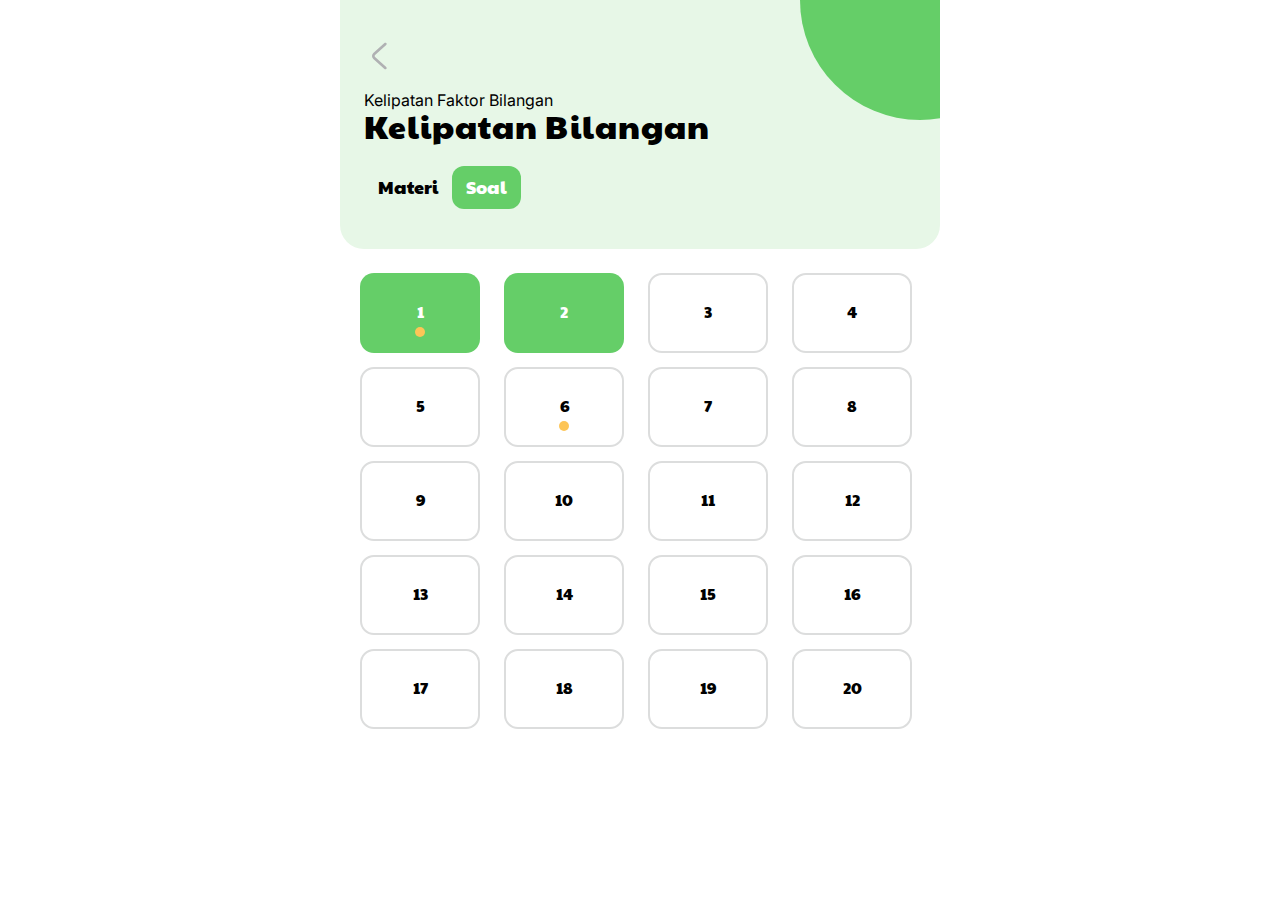
<file: test.html>
<!DOCTYPE html>
<html lang="en">
<head itemscope="">
    <meta charset="UTF-8">
    <meta http-equiv="X-UA-Compatible" content="IE=edge">
    <meta name="viewport" content="width=device-width, initial-scale=1.0">

    <title>Soal | Papan Tulis</title>
    <link rel="icon" href="img/Patu-Head.svg" sizes="any" type="image/svg+xml">
    <link rel="stylesheet" href="style.css">
    <link rel="canonical" href="https://www.papantulis.com/">
</head>
<body class="container">
    <div class="header material-header">
        <a href="javascript:history.back()"><img class="back-arrow" src="img/arrow-left.svg"></a>
        <div class="header-circle"></div>
        <p>Kelipatan Faktor Bilangan</p>
        <h1>Kelipatan Bilangan</h1>
        <div class="header-tabs">
            <a href="material.html"><div class="header-tab">Materi</div></a>
            <a href="test.html"><div class="header-tab header-tab-active">Soal</div></a>
        </div>
    </div>
    <div class="all-test">
        <a href="quiz.html">
            <div class="test-number test-complete">
                <p>1</p>
                <div class="test-dot-circle flag-active"></div>
            </div>
        </a>
        <a href="quiz.html">
            <div class="test-number test-complete">
                <p>2</p>
                <div class="test-dot-circle"></div>
            </div>
        </a>
        <a href="quiz.html">
            <div class="test-number">
                <p>3</p>
                <div class="test-dot-circle"></div>
            </div>
        </a>
        <a href="quiz.html">
            <div class="test-number">
                <p>4</p>
                <div class="test-dot-circle"></div>
            </div>
        </a>
        <a href="quiz.html">
            <div class="test-number">
                <p>5</p>
                <div class="test-dot-circle"></div>
            </div>
        </a>
        <a href="quiz.html">
            <div class="test-number">
                <p>6</p>
                <div class="test-dot-circle flag-active"></div>
            </div>
        </a>
        <a href="quiz.html">
            <div class="test-number">
                <p>7</p>
                <div class="test-dot-circle"></div>
            </div>
        </a>
        <a href="quiz.html">
            <div class="test-number">
                <p>8</p>
                <div class="test-dot-circle"></div>
            </div>
        </a>
        <a href="quiz.html">
            <div class="test-number">
                <p>9</p>
                <div class="test-dot-circle"></div>
            </div>
        </a>
        <a href="quiz.html">
            <div class="test-number">
                <p>10</p>
                <div class="test-dot-circle"></div>
            </div>
        </a>
        <a href="quiz.html">
            <div class="test-number">
                <p>11</p>
                <div class="test-dot-circle"></div>
            </div>
        </a>
        <a href="quiz.html">
            <div class="test-number">
                <p>12</p>
                <div class="test-dot-circle"></div>
            </div>
        </a>
        <a href="quiz.html">
            <div class="test-number">
                <p>13</p>
                <div class="test-dot-circle"></div>
            </div>
        </a>
        <a href="quiz.html">
            <div class="test-number">
                <p>14</p>
                <div class="test-dot-circle"></div>
            </div>
        </a>
        <a href="quiz.html">
            <div class="test-number">
                <p>15</p>
                <div class="test-dot-circle"></div>
            </div>
        </a>
        <a href="quiz.html">
            <div class="test-number">
                <p>16</p>
                <div class="test-dot-circle"></div>
            </div>
        </a>
        <a href="quiz.html">
            <div class="test-number">
                <p>17</p>
                <div class="test-dot-circle"></div>
            </div>
        </a>
        <a href="quiz.html">
            <div class="test-number">
                <p>18</p>
                <div class="test-dot-circle"></div>
            </div>
        </a>
        <a href="quiz.html">
            <div class="test-number">
                <p>19</p>
                <div class="test-dot-circle"></div>
            </div>
        </a>
        <a href="quiz.html">
            <div class="test-number">
                <p>20</p>
                <div class="test-dot-circle"></div>
            </div>
        </a>
    </div>

    <script src="https://code.jquery.com/jquery-3.6.0.min.js" integrity="sha256-/xUj+3OJU5yExlq6GSYGSHk7tPXikynS7ogEvDej/m4=" crossorigin="anonymous"></script>
    <script type="module" src="js/app.js"></script>
</body>
</html>
</file>
<file: style.css>
@import url("https://fonts.googleapis.com/css2?family=Paytone+One&display=swap");
@import url("https://fonts.googleapis.com/css2?family=Inter:wght@100..900&display=swap");
* {
  margin: 0;
  padding: 0;
}

:root {
  --black: #24272E;
  --black-mid: #B0B1B3;
  --black-light: #DCDDDD;
  --yellow: #FDC557;
  --yellow-light: #FFE9BC;
  --green: #65CE68;
  --green-light: #E7F7E7;
  --blue: #377BFF;
  --blue-light: #EBF1FF;
  --gold: #C88F1F;
  --gold-light: #FFF6E5;
  --red: #FC7738;
  --red-light: #FFF0E9;
}

html {
  scroll-behavior: smooth;
}

a, p, span, div, label, input {
  text-decoration: none;
  font-family: Inter;
  color: inherit;
}

h1, h2, h3, h4 {
  font-family: Paytone One;
  font-weight: normal;
  letter-spacing: 1px;
  line-height: 100%;
}

.paytone {
  font-family: Paytone One;
}

form {
  display: flex;
  flex-direction: column;
  color: var(--black);
}

input, select {
  padding: 18px 18px;
  border-radius: 12px;
  border: solid 2px var(--black-light);
  margin: 8px 0px 24px 0px;
}

.form-explanation {
  font-size: 14px;
  color: var(--black-mid);
  margin-top: -20px;
  margin-bottom: 24px;
}

/*Disabling arrow on number input form*/
/* Chrome, Safari, Edge, Opera */
input::-webkit-outer-spin-button,
input::-webkit-inner-spin-button {
  -webkit-appearance: none;
  margin: 0;
}

/* Firefox */
input[type=number] {
  -webkit-appearance: textfield;
          appearance: textfield;
  -moz-appearance: textfield;
}

::-moz-placeholder {
  color: var(--black-mid);
  opacity: 1; /* Firefox */
}

::placeholder {
  color: var(--black-mid);
  opacity: 1; /* Firefox */
}

::-ms-input-placeholder { /* Edge 12 -18 */
  color: var(--black-mid);
}

.button {
  width: 100%;
  height: 64px;
  display: flex;
  align-items: center;
  justify-content: center;
  border-radius: 12px;
  font-weight: bold;
  color: var(--black);
}

.button-fill {
  background: var(--yellow);
}

.button-outline {
  border: solid 2px var(--yellow);
  background: white;
}

.container {
  box-sizing: border-box;
  padding: 24px;
  position: relative;
  min-height: 100vh;
  width: 100%;
  max-width: 600px;
  margin: 0 auto;
  overflow-x: hidden;
}

#splash-screen {
  background: var(--gold-light);
  display: flex;
  flex-direction: column;
}

.centering-logo {
  flex: 1 0 0;
  display: flex;
  align-items: center;
  justify-content: center;
}
.centering-logo img {
  margin-bottom: 40px;
}

.button-section {
  display: flex;
  flex-direction: column;
  gap: 14px;
  box-sizing: border-box;
  width: 100%;
  bottom: 24px;
}

#register {
  display: flex;
  flex-direction: column;
}

form {
  flex: 1 0 0;
}

.header {
  width: 100%;
  margin-left: -24px;
  margin-top: -24px;
  margin-bottom: 24px;
  padding: 40px 24px;
  border-bottom-left-radius: 24px;
  border-bottom-right-radius: 24px;
  position: relative;
  overflow: hidden;
}
.header h1 {
  position: relative;
  z-index: 1;
}
.header .header-circle {
  position: absolute;
  width: 240px;
  height: 240px;
  border-radius: 50%;
  top: -120px;
  right: -100px;
  z-index: 0;
}

.home-header {
  background: var(--gold-light);
}
.home-header .header-circle {
  background: var(--yellow);
}

.profile-header {
  background: var(--gold-light);
  padding-bottom: 84px;
}
.profile-header .header-circle {
  background: var(--yellow);
}

.material-header {
  background: var(--green-light);
}
.material-header .header-circle {
  background: var(--green);
}

.search-header {
  background: var(--blue-light);
}
.search-header .header-circle {
  background: var(--blue);
}

.picture-container {
  width: 92px;
  height: 92px;
}

.profile-picture {
  display: flex;
  flex-direction: column;
  align-items: center;
  margin-top: -64px;
  z-index: 1;
}
.profile-picture .button {
  color: var(--gold);
}

.dashboard-header-img {
  position: absolute;
  top: 15px;
  right: 20px;
  width: 180px;
}

.dashboard-circle {
  position: absolute;
  width: 280px;
  height: 280px;
  border-radius: 50%;
  top: -40px;
  right: -100px;
  background: var(--yellow);
  opacity: 0.5;
}

.tabs {
  display: flex;
  gap: 14px;
  margin: 14px 0px 0px -24px;
  width: calc(100% + 24px);
  overflow: scroll;
  padding-bottom: 14px;
  padding-left: 24px;
}

.tab {
  padding: 8px 14px;
  font-family: Paytone One;
  border-radius: 8px;
  font-size: 18px;
  text-wrap: nowrap;
  background: var(--gold-light);
}
.tab:hover {
  cursor: pointer;
}

.tab-active {
  background: var(--yellow);
}

.topic-container {
  border-radius: 24px;
  border: solid 2px var(--black-light);
  overflow: hidden;
}
.topic-container img {
  width: 24px;
}

.topic-container-closed {
  height: 64px;
}
.topic-container-closed img {
  transform: rotate(180deg);
}

.topic-header {
  padding: 20px 24px;
  color: white;
  display: flex;
  cursor: pointer;
  font-size: large;
}
.topic-header p {
  flex-grow: 1;
}

.topic-list {
  border-bottom: solid 1px var(--black-mid);
  display: flex;
  padding: 18px 24px;
}

a:last-child .topic-list {
  border-bottom: none;
}

.topic-content {
  flex-grow: 1;
}

.topic-title {
  display: flex;
  font-size: large;
  font-weight: 600;
  margin-bottom: 4px;
}
.topic-title img {
  margin-right: 8px;
}

.topic-desc {
  color: var(--black-mid);
}

.invisible {
  display: none;
}

.topic-container {
  margin: 36px 0px;
}

.green-background {
  background: var(--green);
}

.blue-background {
  background: var(--blue);
}

.yellow-background {
  background: var(--yellow);
}

.red-background {
  background: var(--red);
}

nav {
  width: 100%;
  border-top: solid 1px var(--black-light);
  display: flex;
  justify-content: space-evenly;
  padding: 24px 0px;
  border-top-left-radius: 24px;
  border-top-right-radius: 24px;
  background: white;
  position: fixed;
  bottom: 0;
  width: 100%;
  max-width: 600px;
  margin-left: -24px;
}

.nav-menu {
  display: flex;
  flex-direction: column;
  align-items: center;
  gap: 4px;
}
.nav-menu img {
  width: 32px;
  height: 32px;
}

.back-arrow {
  width: 32px;
  margin-bottom: 14px;
}

.header-tabs {
  display: flex;
  margin-top: 24px;
}

.header-tab {
  padding: 8px 14px 10px 14px;
  font-family: Paytone One;
  font-size: 18px;
  border-radius: 12px;
}

.header-tab-active {
  background: var(--green);
  color: white;
}

.material-content {
  margin-top: 48px;
  margin-bottom: 48px;
}

.content {
  margin: 24px 0px;
}
.content h2 {
  margin-bottom: 14px;
}
.content p {
  margin-bottom: 14px;
}

.material-ai-section {
  width: 100%;
  margin-left: -24px;
  margin-top: 48px;
  margin-bottom: 0px;
  padding: 40px 24px;
  border-top-left-radius: 24px;
  border-top-right-radius: 24px;
  position: relative;
  overflow: hidden;
  background: var(--gold-light);
}
.material-ai-section h3 {
  position: relative;
  z-index: 1;
  display: flex;
  align-items: center;
  gap: 8px;
  font-size: 24px;
  margin-top: 8px;
}
.material-ai-section h3 img {
  width: 24px;
}
.material-ai-section .header-circle {
  position: absolute;
  width: 240px;
  height: 240px;
  border-radius: 50%;
  top: -120px;
  right: -100px;
  z-index: 0;
}

.all-test {
  width: 100%;
  padding-bottom: 48px;
}
.all-test a {
  display: inline;
  margin-left: -4px;
}
.all-test a:nth-child(4n) .test-number {
  margin-right: 0px;
}

.test-number {
  padding: 14px;
  width: calc(25% - 18px);
  height: 80px;
  display: flex;
  text-align: center;
  align-items: center;
  align-content: center;
  justify-content: center;
  border: solid 2px var(--black-light);
  border-radius: 14px;
  display: inline-block;
  letter-spacing: 0;
  box-sizing: border-box;
  margin-right: 24px;
  margin-bottom: 14px;
  position: relative;
}
.test-number p {
  align-self: center;
  margin-bottom: 4px;
  font-family: Paytone One;
}

.test-dot-circle {
  width: 10px;
  height: 10px;
  background: var(--yellow);
  border-radius: 50%;
  position: absolute;
  left: 0;
  right: 0;
  margin: auto;
  display: none;
}

.flag-active {
  display: block;
  background: var(--yellow) !important;
}
.flag-active path {
  fill: white;
}

.test-complete {
  background: var(--green);
  color: white;
  border: none;
}

.flag {
  width: 48px;
  height: 48px;
  background: var(--black-light);
  border-radius: 50%;
  display: flex;
  justify-content: center;
  align-items: center;
  cursor: pointer;
}
.flag svg {
  width: 28px;
  height: 28px;
}

.question {
  margin: 42px 0px;
}

.option-answer {
  display: flex;
  gap: 14px;
  padding: 24px 24px;
  border-radius: 14px;
  background: var(--gold-light);
  margin-bottom: 14px;
  cursor: pointer;
}

.option-answer-selected {
  border: solid 2px var(--yellow);
}

.option-answer-correct {
  background-color: var(--green);
  font-weight: bold;
  color: white;
}

.option-answer-wrong {
  background-color: var(--red);
  font-weight: bold;
  color: white;
}

.AI-helper {
  display: flex;
  flex-direction: column;
  align-items: center;
  gap: 24px;
  padding: 24px;
  border-radius: 24px;
  border: solid 2px var(--yellow);
  margin: 64px 0px;
  height: 42px;
  overflow: hidden;
  cursor: pointer;
}
.AI-helper .patu-head-illustration {
  width: 64px;
}
.AI-helper h2 {
  font-size: 18px;
  flex: 1 0 0;
}
.AI-helper img {
  width: 100%;
}
.AI-helper p {
  margin-bottom: 24px;
}

.AI-helper-title {
  display: flex;
  align-items: center;
  gap: 24px;
  width: 100%;
}

.AI-helper-answered {
  height: -moz-fit-content;
  height: fit-content;
}
.AI-helper-answered p {
  margin: 24px 0px;
}

.AI-helper-answer {
  display: none;
}

.AI-helper-correction {
  border: solid 2px var(--red);
  height: auto;
}
.AI-helper-correction p {
  margin: 24px 0px;
}

.search-input {
  margin-top: 24px;
  margin-bottom: 0px;
  width: 100%;
  box-sizing: border-box;
}

.subject {
  padding: 24px 0px;
  height: 120px;
  width: 31%;
  text-align: center;
  border: solid 2px var(--black-light);
  border-radius: 14px;
  display: inline-block;
  letter-spacing: 0;
  box-sizing: border-box;
  margin-bottom: 16px;
  position: relative;
  vertical-align: middle;
  margin-right: 2%;
}
.subject .subject-icon {
  font-size: 32px;
}
.subject h3 {
  font-size: 16px;
  text-align: center;
}

.subject-category a:nth-child(3n) .subject {
  margin-right: 0px;
}

.search-result-category {
  font-weight: bold;
  font-size: 18px;
  margin-top: 48px;
  margin-bottom: -18px;
}

.loading-AI {
  animation: loading 1s ease-in-out infinite;
  width: 100%;
}

@keyframes loading {
  0% {
    opacity: 0;
  }
  50% {
    opacity: 1;
  }
  100% {
    opacity: 0;
  }
}
.button-disabled {
  background: var(--black-light);
  color: var(--black-mid);
}/*# sourceMappingURL=style.css.map */
</file>
